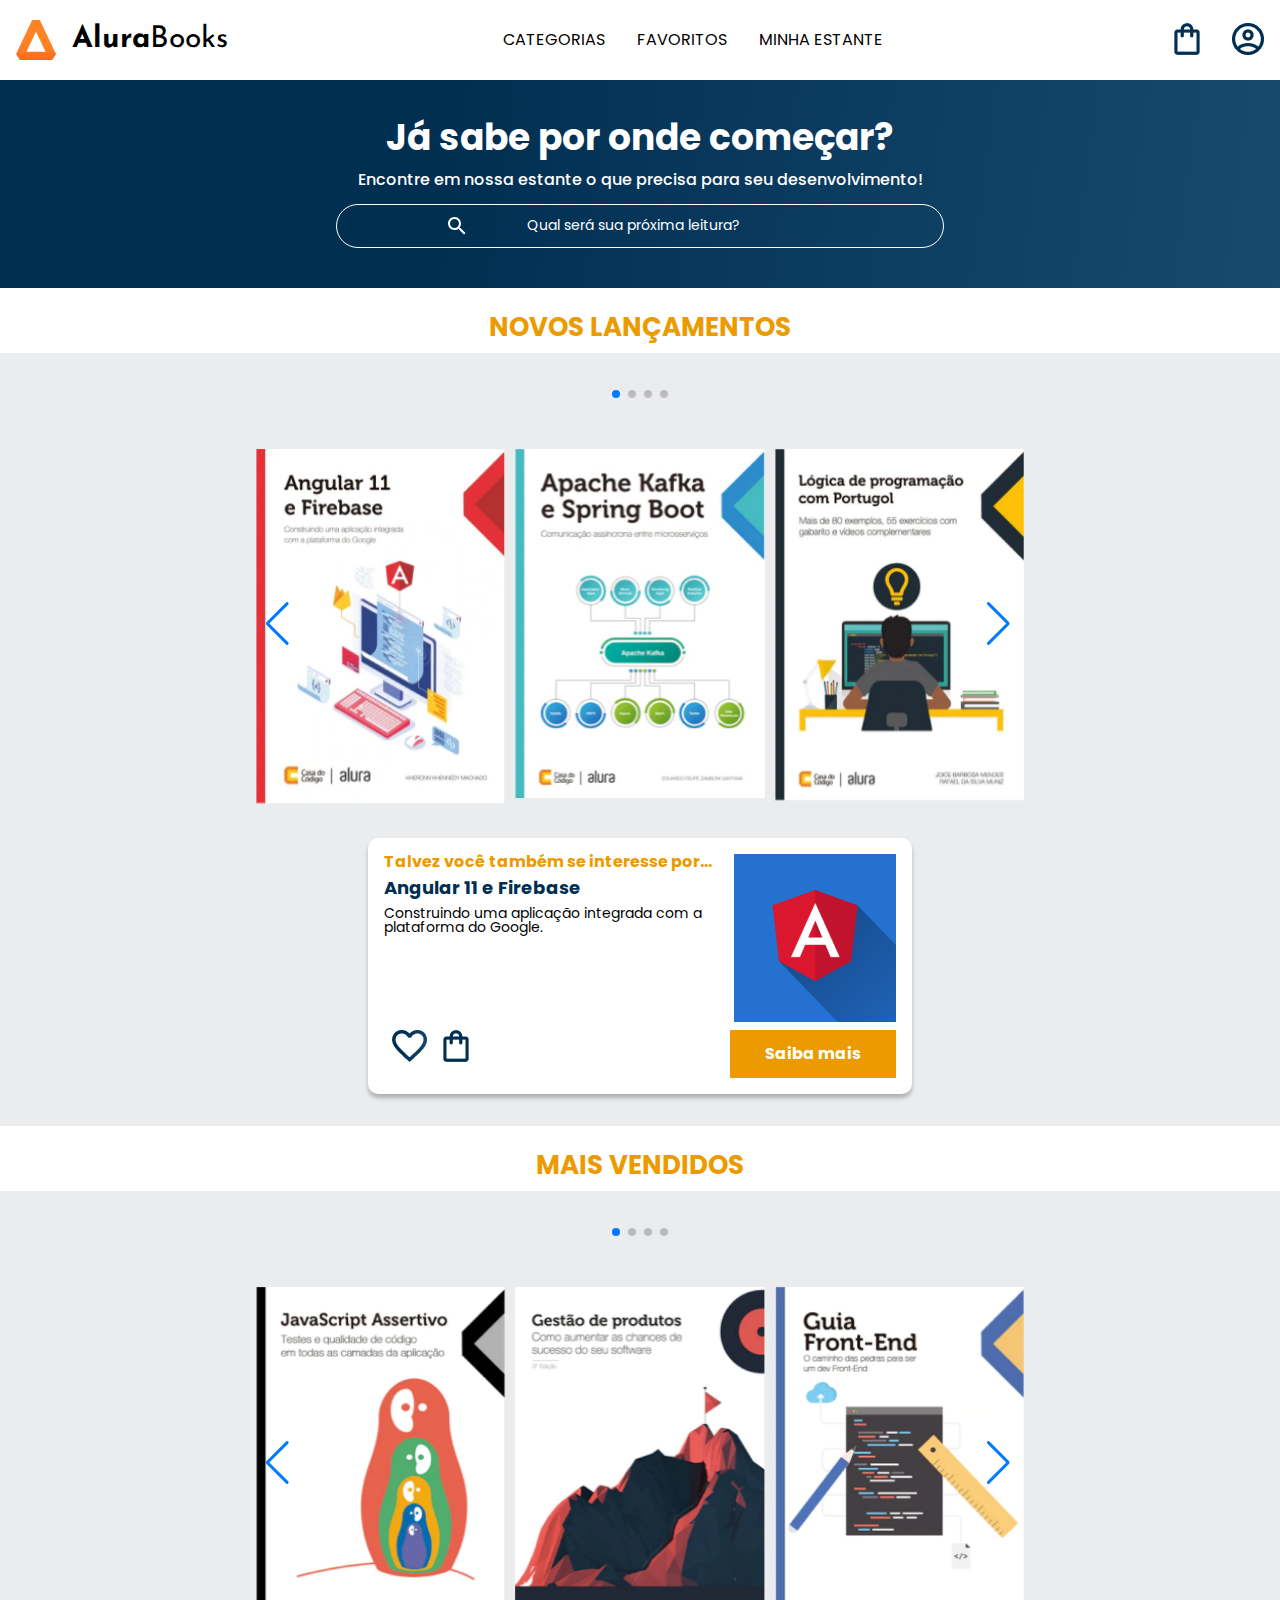
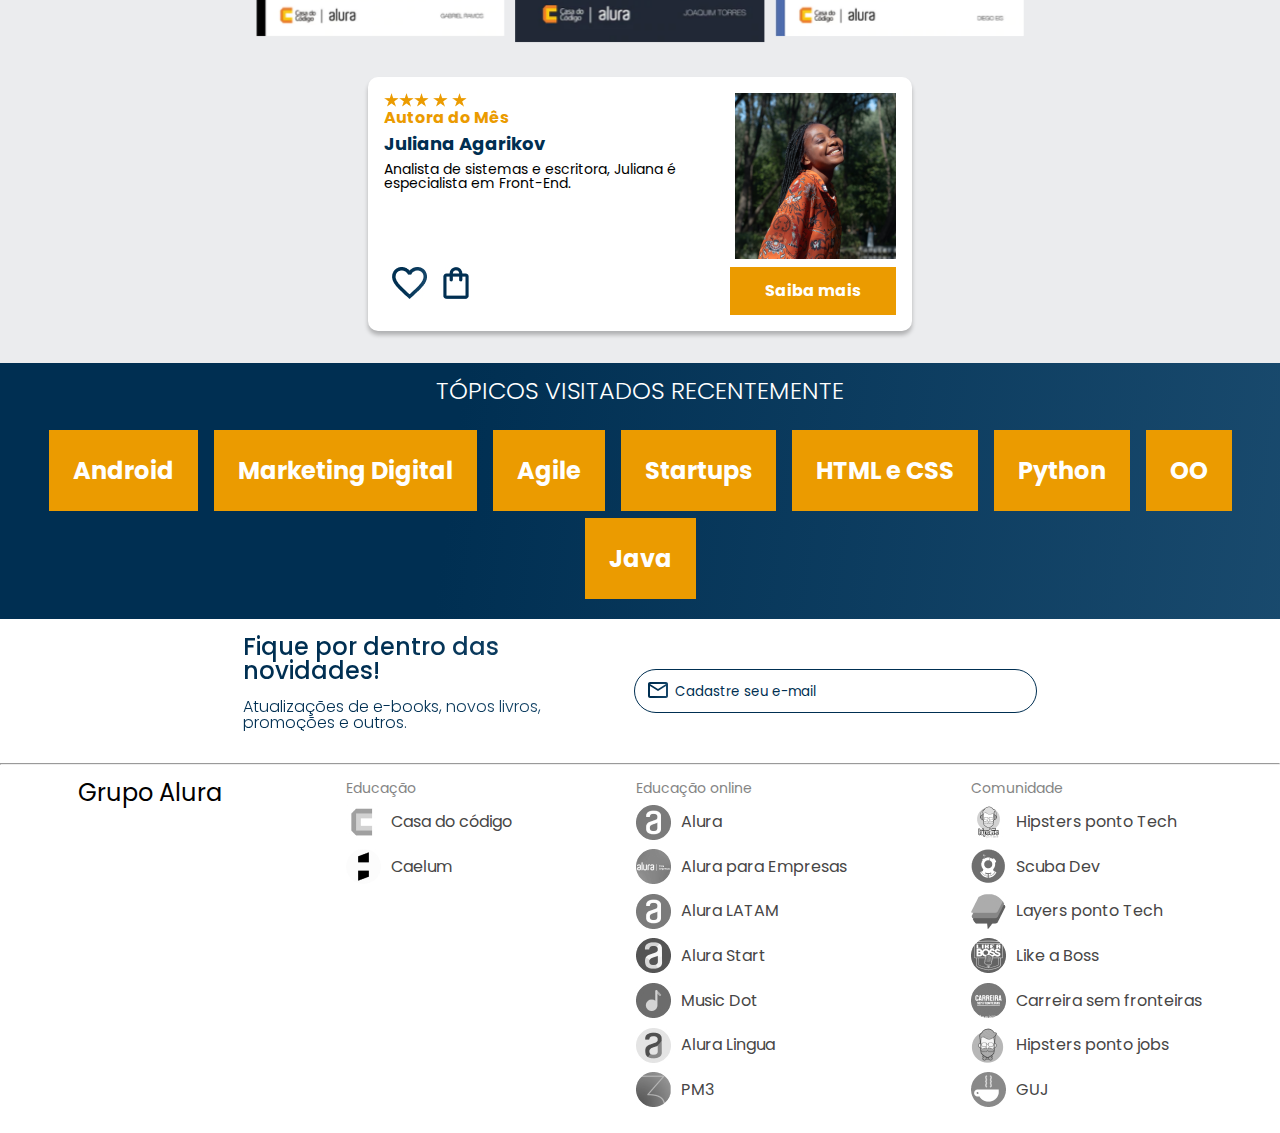
<file: index.html>
<!DOCTYPE html>
<html>

<head>
    <meta charset="UTF-8">
    <meta name="viewport" content="width=device-width, initial-scale=1.0">
    <title>AluraBooks</title>
    <link rel="stylesheet" href="reset.css">
    <link rel="preconnect" href="https://fonts.googleapis.com">
    <link rel="preconnect" href="https://fonts.gstatic.com" crossorigin>
    <link href="https://fonts.googleapis.com/css2?family=Poppins:wght@300;400;500;700&display=swap" rel="stylesheet">
    <link rel="stylesheet" href="https://unpkg.com/swiper@8/swiper-bundle.min.css" />
    <link href="https://fonts.googleapis.com/css2?family=Josefin+Sans:wght@400;700&display=swap" rel="stylesheet">
    <link rel="stylesheet" href="mobile.css">
</head>

<body>
    <header class="cabeçalho">
        <div class="container">
            <input type="checkbox" id="menu" class="container__botao">
            <label for="menu" class="container__rotulo">
                <span class="cabeçalho__menu-hamburguer container__imagem"></span>
            </label>
            <ul class="lista-menu">
                <li class="lista-menu__titulo">Categorias</li>
                <li class="lista-menu__item">
                    <a href="#" class="lista-menu__link">Programação</a>
                </li>
                <li class="lista-menu__item">
                    <a href="#" class="lista-menu__link">Front-end</a>
                </li>
                <li class="lista-menu__item">
                    <a href="#" class="lista-menu__link">Infraestrutura</a>
                </li>
                <li class="lista-menu__item">
                    <a href="#" class="lista-menu__link">Business</a>
                </li>
                <li class="lista-menu__item">
                    <a href="#" class="lista-menu__link">Design & UX</a>
                </li>
            </ul>
            <img src="img/triangulo.jpg" alt="Logo da Alurabooks" class="container__imagem">
            <h1 class="container__titulo"><b class="container__titulo--negrito">Alura</b>Books</h1>
        </div>

        <ul class="opções">
            <input type="checkbox" id="opções-menu" class="opções__botão">
            <label for="opções-menu" class="opções__rotulo">
                <li class="opções__item">Categorias</li>
            </label>

            <ul class="lista-menu">
                <li class="lista-menu__item">
                    <a href="#" class="lista-menu__link">Programação</a>
                </li>
                <li class="lista-menu__item">
                    <a href="#" class="lista-menu__link">Front-end</a>
                </li>
                <li class="lista-menu__item">
                    <a href="#" class="lista-menu__link">Infraestrutura</a>
                </li>
                <li class="lista-menu__item">
                    <a href="#" class="lista-menu__link">Business</a>
                </li>
                <li class="lista-menu__item">
                    <a href="#" class="lista-menu__link">Design & UX</a>
                </li>
            </ul>

            <li class="opções__item"><a href="#" class="opções__link">Favoritos</a></li>
            <li class="opções__item"><a href="#" class="opções__link">Minha estante</a></li>
        </ul>

        <div class="container">
            <a href="#"><img src="img/coração.jpg" alt="Meus favoritos"
                    class="container__imagem container__imagem-transparente"></a>
            <a href="#" class="container__link">
                <img src="img/Compras.jpg" alt="Carrinhos de compras" class="container__imagem">
                <p class="container__texto">Minha sacola</p>
            </a>
            <a href="#" class="container__link">
                <img src="img/Usuario.jpg" alt="Meu perfil" class="container__imagem">
                <p class="container__texto">Meu perfil</p>
            </a>
        </div>
    </header>
    <section class="banner">
        <h2 class="banner__titulo">Já sabe por onde começar?</h2>
        <p class="banner__texto">Encontre em nossa estante o que precisa para seu desenvolvimento!</p>
        <input type="search" class="banner__pesquisa" placeholder="Qual será sua próxima leitura?">
    </section>
    <section class="carrossel">
        <h2 class="carrossel__titulo">Novos lançamentos</h2>
        <!-- Slider main container -->
        <div class="carrossel__container">
            <div class="swiper">
                <!-- Additional required wrapper -->
                <!-- If we need pagination -->
                <div class="swiper-pagination"></div>

                <div class="swiper-wrapper">
                    <!-- Slides -->
                    <div class="swiper-slide"><img src="img/livro6.png"
                            alt="Livro sobre apache kafka e spring boot da alura books"></div>
                    <div class="swiper-slide"><img src="img/livro7.jpg"
                            alt="Livro sobre liderança em design da alura books"></div>
                    <div class="swiper-slide"><img src="img/livro8.png"
                            alt="Livro sobre javascript assertivo da alurabooks"></div>
                    <div class="swiper-slide"><img src="img/livro9.png" alt="Livro Guia front end"></div>
                    <div class="swiper-slide"><img src="img/livro3.png" alt="Livro sobre portugol"></div>
                    <div class="swiper-slide"><img src="img/livro1.png" alt="livro sobre acessibilidade"></div>
                </div>

                <!-- If we need navigation buttons -->
                <div class="swiper-button-prev"></div>
                <div class="swiper-button-next"></div>
            </div>

            <div class="card">
                <!-- 1º linha -->
                <div class="card__descrição">
                    <!-- 1º coluna -->
                    <div class="descrição">
                        <h3 class="descrição__titulo">Talvez você também se interesse por...</h3>
                        <h2 class="descrição__titulo-livro">Angular 11 e Firebase</h2>
                        <p class="descrição__texto">Construindo uma aplicação integrada com a plataforma do Google.</p>
                    </div>
                    <!-- 2º coluna -->
                    <img src="img/logo-angular.jpg" class="descrição__imagem">
                </div>

                <!-- 2º linha -->
                <div class="card__botões">
                    <!-- 1º coluna -->
                    <ul class="botões">
                        <li class="botões__item"><img src="img/coração.jpg" alt="Favoritar livro"></li>
                        <li class="botões__item"><img src="img/Compras.jpg" alt="Adicionar no carrinho de compras"></li>
                    </ul>
                    <!-- 2º coluna -->
                    <a href="#" class="botões__ancora">Saiba mais</a>
                </div>
            </div>
        </div>
    </section>

    <section class="carrossel">
        <h2 class="carrossel__titulo">Mais vendidos</h2>
        <!-- Slider main container -->
        <div class="carrossel__container">
            <div class="swiper">
                <!-- Additional required wrapper -->
                <!-- If we need pagination -->
                <div class="swiper-pagination"></div>

                <div class="swiper-wrapper">
                    <!-- Slides -->
                    <div class="swiper-slide"><img src="img/livro1.png"
                            alt="Livro sobre apache kafka e spring boot da alura books"></div>
                    <div class="swiper-slide"><img src="img/livro2.png"
                            alt="Livro sobre liderança em design da alura books"></div>
                    <div class="swiper-slide"><img src="img/livro3.png"
                            alt="Livro sobre javascript assertivo da alurabooks"></div>
                    <div class="swiper-slide"><img src="img/livro4.png" alt="Livro Guia front end"></div>
                    <div class="swiper-slide"><img src="img/livro5.png" alt="Livro sobre portugol"></div>
                    <div class="swiper-slide"><img src="img/livro6.png" alt="livro sobre acessibilidade"></div>
                </div>

                <!-- If we need navigation buttons -->
                <div class="swiper-button-prev"></div>
                <div class="swiper-button-next"></div>
            </div>

            <div class="card">
                <!-- 1º linha -->
                <div class="card__descrição">
                    <!-- 1º coluna -->
                    <div class="descrição">
                        <img src="img/estrela.png" alt="Avaliação 5 estrelas"><img src="img/estrela.png"><img src="img/estrela.png"> <img src="img/estrela.png"> <img src="img/estrela.png">  
                        <h3 class="descrição__titulo">Autora do Mês</h3>
                        <h2 class="descrição__titulo-livro">Juliana Agarikov</h2>
                        <p class="descrição__texto">Analista de sistemas e escritora, Juliana é especialista em
                            Front-End.
                        </p>
                    </div>
                    <!-- 2º coluna -->
                    <img src="img/pessoal.png" class="descrição__imagem">
                </div>

                <!-- 2º linha -->
                <div class="card__botões">
                    <!-- 1º coluna -->
                    <ul class="botões">
                        <li class="botões__item"><img src="img/coração.jpg" alt="Favoritar livro"></li>
                        <li class="botões__item"><img src="img/Compras.jpg" alt="Adicionar no carrinho de compras"></li>
                    </ul>
                    <!-- 2º coluna -->
                    <a href="#" class="botões__ancora">Saiba mais</a>
                </div>
            </div>
        </div>
    </section>

    <section class="tópicos">
        <h2 class="tópicos__titulo">TÓPICOS VISITADOS RECENTEMENTE</h2>
        <ul class="tópicos__lista">
            <li class="tópicos__item">
                <a href="#" class="tópicos__link">Android</a>
            </li>
            <li class="tópicos__item">
                <a href="#" class="tópicos__link">Marketing Digital</a>
            </li>
            <li class="tópicos__item">
                <a href="#" class="tópicos__link">Agile</a>
            </li>
            <li class="tópicos__item">
                <a href="#" class="tópicos__link">Startups</a>
            </li>
            <li class="tópicos__item">
                <a href="#" class="tópicos__link">HTML e CSS</a>
            </li>
            <li class="tópicos__item">
                <a href="#" class="tópicos__link">Python</a>
            </li>
            <li class="tópicos__item">
                <a href="#" class="tópicos__link">OO</a>
            </li>
            <li class="tópicos__item">
                <a href="#" class="tópicos__link">Java</a>
            </li>
        </ul>
    </section>

    <section class="contato">
        <div class="contato__descrição">
            <h2 class="contato__titulo">Fique por dentro das novidades!</h2>
            <p class="contato__texto">Atualizações de e-books, novos livros, promoções e outros.</p>
        </div>
        <input type="email" placeholder="Cadastre seu e-mail" class="contato__email">
    </section>

    <hr />

    <footer class="rodapé">
        <h2 class="rodapé__titulo">Grupo Alura</h2>
        <ul class="lista-rodapé">
            <li class="lista-rodapé__titulo">Educação</li>
            <li class="lista-rodapé__item">
                <img src="img/CasaDoCodigo.jpg" alt="Logo da casa do código">
                <a href="#" class="lista-rodapé__link">Casa do código</a>
            </li>
            <li class="lista-rodapé__item">
                <img src="img/Caelum.jpg" alt="Logo da caelum">
                <a href="#" class="lista-rodapé__link">Caelum</a>
            </li>
        </ul>

        <ul class="lista-rodapé">
            <li class="lista-rodapé__titulo">Educação online</li>
            <li class="lista-rodapé__item">
                <img src="img/Alura.jpg" alt="Logo da Alura">
                <a href="#" class="lista-rodapé__link">Alura</a>
            </li>
            <li class="lista-rodapé__item">
                <img src="img/AluraEmpresas.jpg" alt="Logo da Alura para Empresas">
                <a href="#" class="lista-rodapé__link">Alura para Empresas</a>
            </li>
            <li class="lista-rodapé__item">
                <img src="img/AluraLATAM.jpg" alt="Logo da Alura Latam">
                <a href="#" class="lista-rodapé__link">Alura LATAM</a>
            </li>
            <li class="lista-rodapé__item">
                <img src="img/AluraStart.jpg" alt="Logo da Alura START">
                <a href="#" class="lista-rodapé__link">Alura Start</a>
            </li>
            <li class="lista-rodapé__item">
                <img src="img/MusicDot.jpg" alt="Logo da Music Dot">
                <a href="#" class="lista-rodapé__link">Music Dot</a>
            </li>
            <li class="lista-rodapé__item">
                <img src="img/AluraLingua.jpg" alt="Logo da Alura Lingua">
                <a href="#" class="lista-rodapé__link">Alura Lingua</a>
            </li>
            <li class="lista-rodapé__item">
                <img src="img/PM3.jpg" alt="Logo da PM3">
                <a href="#" class="lista-rodapé__link">PM3</a>
            </li>
        </ul>

        <ul class="lista-rodapé">
            <li class="lista-rodapé__titulo">Comunidade</li>
            <li class="lista-rodapé__item">
                <img src="img/HipstersTech.jpg" alt="Logo do Hipsters ponto Tech">
                <a href="#" class="lista-rodapé__link">Hipsters ponto Tech</a>
            </li>
            <li class="lista-rodapé__item">
                <img src="img/ScubaDev.jpg" alt="Logo do Scuba Dev">
                <a href="#" class="lista-rodapé__link">Scuba Dev</a>
            </li>
            <li class="lista-rodapé__item">
                <img src="img/LayersTech.jpg" alt="Logo do Layers ponto Tech">
                <a href="#" class="lista-rodapé__link">Layers ponto Tech</a>
            </li>
            <li class="lista-rodapé__item">
                <img src="img/LikeABoss.jpg" alt="Logo do Like a Boss">
                <a href="#" class="lista-rodapé__link">Like a Boss</a>
            </li>
            <li class="lista-rodapé__item">
                <img src="img/CarreiraSemFronteira.jpg" alt="Logo do Carreira sem fronteiras">
                <a href="#" class="lista-rodapé__link">Carreira sem fronteiras</a>
            </li>
            <li class="lista-rodapé__item">
                <img src="img/HipstersJobs.jpg" alt="Logo do Hipsters ponto jobs">
                <a href="#" class="lista-rodapé__link">Hipsters ponto jobs</a>
            </li>
            <li class="lista-rodapé__item">
                <img src="img/GUJ.jpg" alt="Logo do GUJ">
                <a href="#" class="lista-rodapé__link">GUJ</a>
            </li>
        </ul>
    </footer>

    <script src="https://unpkg.com/swiper@8/swiper-bundle.min.js"></script>
    <script>
        const swiper = new Swiper('.swiper', {
            spaceBetween: 10,
            slidesPerView: 3,
            pagination: {
                el: '.swiper-pagination',
                type: 'bullets',
            },
        });
    </script>
</body>

</html>
</file>
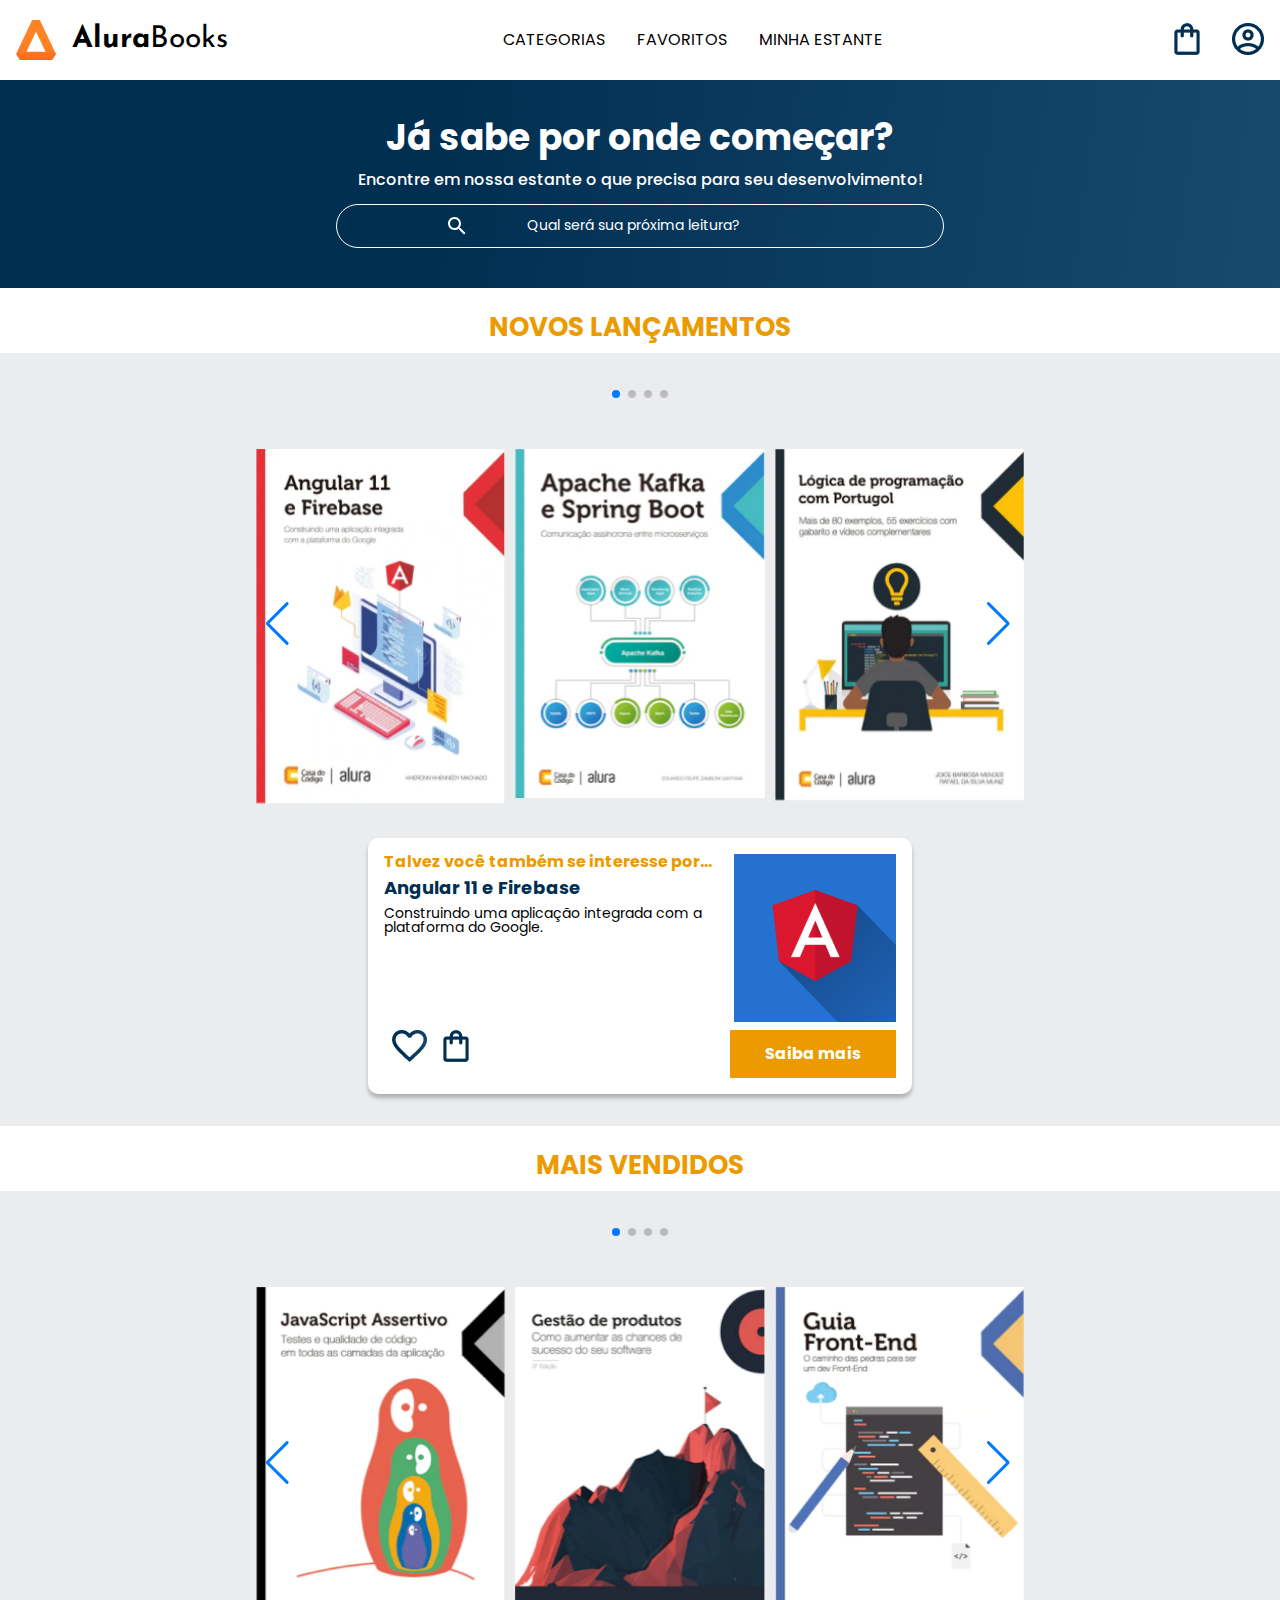
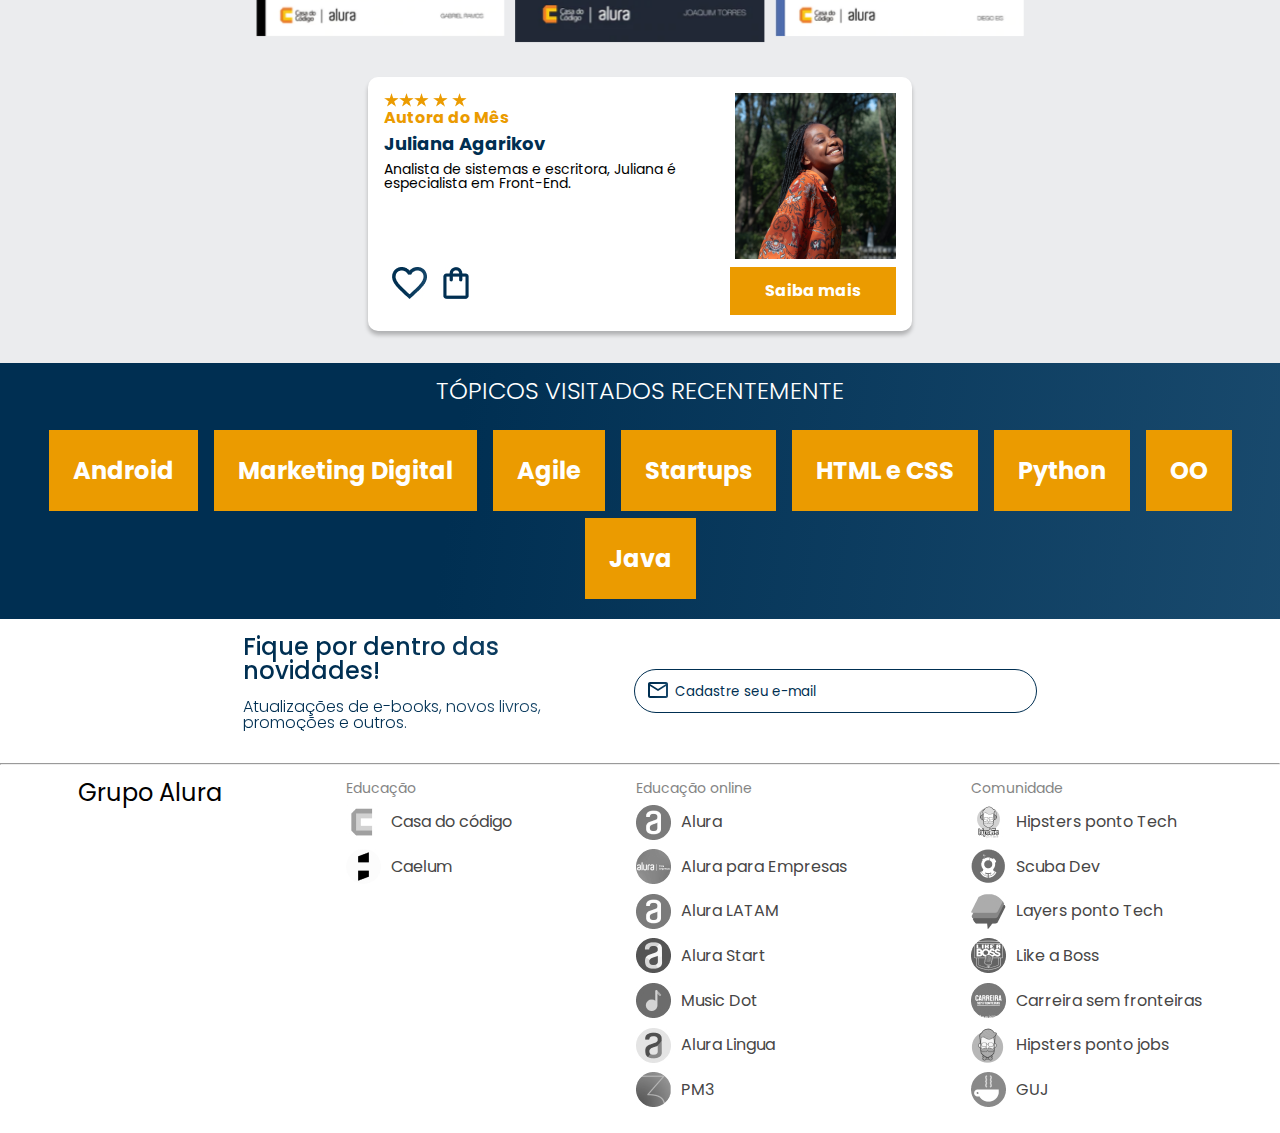
<file: mobile.html>
<!DOCTYPE html>
<html>

<head>
    <meta charset="UTF-8">
    <meta name="viewport" content="width=device-width, initial-scale=1.0">
    <title>AluraBooks</title>
    <link rel="stylesheet" href="reset.css">
    <link rel="preconnect" href="https://fonts.googleapis.com">
    <link rel="preconnect" href="https://fonts.gstatic.com" crossorigin>
    <link href="https://fonts.googleapis.com/css2?family=Poppins:wght@300;400;500;700&display=swap" rel="stylesheet">
    <link rel="stylesheet" href="https://unpkg.com/swiper@8/swiper-bundle.min.css" />
    <link href="https://fonts.googleapis.com/css2?family=Josefin+Sans:wght@400;700&display=swap" rel="stylesheet">
    <link rel="stylesheet" href="mobile.css">
</head>

<body>
    <header class="cabeçalho">
        <div class="container">
            <input type="checkbox" id="menu" class="container__botao">
            <label for="menu" class="container__rotulo">
                <span class="cabeçalho__menu-hamburguer container__imagem"></span>
            </label>
            <ul class="lista-menu">
                <li class="lista-menu__titulo">Categorias</li>
                <li class="lista-menu__item">
                    <a href="#" class="lista-menu__link">Programação</a>
                </li>
                <li class="lista-menu__item">
                    <a href="#" class="lista-menu__link">Front-end</a>
                </li>
                <li class="lista-menu__item">
                    <a href="#" class="lista-menu__link">Infraestrutura</a>
                </li>
                <li class="lista-menu__item">
                    <a href="#" class="lista-menu__link">Business</a>
                </li>
                <li class="lista-menu__item">
                    <a href="#" class="lista-menu__link">Design & UX</a>
                </li>
            </ul>
            <img src="img/triangulo.jpg" alt="Logo da Alurabooks" class="container__imagem">
            <h1 class="container__titulo"><b class="container__titulo--negrito">Alura</b>Books</h1>
        </div>

        <ul class="opções">
            <input type="checkbox" id="opções-menu" class="opções__botão">
            <label for="opções-menu" class="opções__rotulo">
                <li class="opções__item">Categorias</li>
            </label>

            <ul class="lista-menu">
                <li class="lista-menu__item">
                    <a href="#" class="lista-menu__link">Programação</a>
                </li>
                <li class="lista-menu__item">
                    <a href="#" class="lista-menu__link">Front-end</a>
                </li>
                <li class="lista-menu__item">
                    <a href="#" class="lista-menu__link">Infraestrutura</a>
                </li>
                <li class="lista-menu__item">
                    <a href="#" class="lista-menu__link">Business</a>
                </li>
                <li class="lista-menu__item">
                    <a href="#" class="lista-menu__link">Design & UX</a>
                </li>
            </ul>

            <li class="opções__item"><a href="#" class="opções__link">Favoritos</a></li>
            <li class="opções__item"><a href="#" class="opções__link">Minha estante</a></li>
        </ul>

        <div class="container">
            <a href="#"><img src="img/coração.jpg" alt="Meus favoritos"
                    class="container__imagem container__imagem-transparente"></a>
            <a href="#" class="container__link">
                <img src="img/Compras.jpg" alt="Carrinhos de compras" class="container__imagem">
                <p class="container__texto">Minha sacola</p>
            </a>
            <a href="#" class="container__link">
                <img src="img/Usuario.jpg" alt="Meu perfil" class="container__imagem">
                <p class="container__texto">Meu perfil</p>
            </a>
        </div>
    </header>
    <section class="banner">
        <h2 class="banner__titulo">Já sabe por onde começar?</h2>
        <p class="banner__texto">Encontre em nossa estante o que precisa para seu desenvolvimento!</p>
        <input type="search" class="banner__pesquisa" placeholder="Qual será sua próxima leitura?">
    </section>
    <section class="carrossel">
        <h2 class="carrossel__titulo">Novos lançamentos</h2>
        <!-- Slider main container -->
        <div class="carrossel__container">
            <div class="swiper">
                <!-- Additional required wrapper -->
                <!-- If we need pagination -->
                <div class="swiper-pagination"></div>

                <div class="swiper-wrapper">
                    <!-- Slides -->
                    <div class="swiper-slide"><img src="img/livro6.png"
                            alt="Livro sobre apache kafka e spring boot da alura books"></div>
                    <div class="swiper-slide"><img src="img/livro7.jpg"
                            alt="Livro sobre liderança em design da alura books"></div>
                    <div class="swiper-slide"><img src="img/livro8.png"
                            alt="Livro sobre javascript assertivo da alurabooks"></div>
                    <div class="swiper-slide"><img src="img/livro9.png" alt="Livro Guia front end"></div>
                    <div class="swiper-slide"><img src="img/livro3.png" alt="Livro sobre portugol"></div>
                    <div class="swiper-slide"><img src="img/livro1.png" alt="livro sobre acessibilidade"></div>
                </div>

                <!-- If we need navigation buttons -->
                <div class="swiper-button-prev"></div>
                <div class="swiper-button-next"></div>
            </div>

            <div class="card">
                <!-- 1º linha -->
                <div class="card__descrição">
                    <!-- 1º coluna -->
                    <div class="descrição">
                        <h3 class="descrição__titulo">Talvez você também se interesse por...</h3>
                        <h2 class="descrição__titulo-livro">Angular 11 e Firebase</h2>
                        <p class="descrição__texto">Construindo uma aplicação integrada com a plataforma do Google.</p>
                    </div>
                    <!-- 2º coluna -->
                    <img src="img/logo-angular.jpg" class="descrição__imagem">
                </div>

                <!-- 2º linha -->
                <div class="card__botões">
                    <!-- 1º coluna -->
                    <ul class="botões">
                        <li class="botões__item"><img src="img/coração.jpg" alt="Favoritar livro"></li>
                        <li class="botões__item"><img src="img/Compras.jpg" alt="Adicionar no carrinho de compras"></li>
                    </ul>
                    <!-- 2º coluna -->
                    <a href="#" class="botões__ancora">Saiba mais</a>
                </div>
            </div>
        </div>
    </section>

    <section class="carrossel">
        <h2 class="carrossel__titulo">Mais vendidos</h2>
        <!-- Slider main container -->
        <div class="carrossel__container">
            <div class="swiper">
                <!-- Additional required wrapper -->
                <!-- If we need pagination -->
                <div class="swiper-pagination"></div>

                <div class="swiper-wrapper">
                    <!-- Slides -->
                    <div class="swiper-slide"><img src="img/livro1.png"
                            alt="Livro sobre apache kafka e spring boot da alura books"></div>
                    <div class="swiper-slide"><img src="img/livro2.png"
                            alt="Livro sobre liderança em design da alura books"></div>
                    <div class="swiper-slide"><img src="img/livro3.png"
                            alt="Livro sobre javascript assertivo da alurabooks"></div>
                    <div class="swiper-slide"><img src="img/livro4.png" alt="Livro Guia front end"></div>
                    <div class="swiper-slide"><img src="img/livro5.png" alt="Livro sobre portugol"></div>
                    <div class="swiper-slide"><img src="img/livro6.png" alt="livro sobre acessibilidade"></div>
                </div>

                <!-- If we need navigation buttons -->
                <div class="swiper-button-prev"></div>
                <div class="swiper-button-next"></div>
            </div>

            <div class="card">
                <!-- 1º linha -->
                <div class="card__descrição">
                    <!-- 1º coluna -->
                    <div class="descrição">
                        <img src="img/estrela.png" alt="Avaliação 5 estrelas"><img src="img/estrela.png"><img src="img/estrela.png"> <img src="img/estrela.png"> <img src="img/estrela.png">  
                        <h3 class="descrição__titulo">Autora do Mês</h3>
                        <h2 class="descrição__titulo-livro">Juliana Agarikov</h2>
                        <p class="descrição__texto">Analista de sistemas e escritora, Juliana é especialista em
                            Front-End.
                        </p>
                    </div>
                    <!-- 2º coluna -->
                    <img src="img/pessoal.png" class="descrição__imagem">
                </div>

                <!-- 2º linha -->
                <div class="card__botões">
                    <!-- 1º coluna -->
                    <ul class="botões">
                        <li class="botões__item"><img src="img/coração.jpg" alt="Favoritar livro"></li>
                        <li class="botões__item"><img src="img/Compras.jpg" alt="Adicionar no carrinho de compras"></li>
                    </ul>
                    <!-- 2º coluna -->
                    <a href="#" class="botões__ancora">Saiba mais</a>
                </div>
            </div>
        </div>
    </section>

    <section class="tópicos">
        <h2 class="tópicos__titulo">TÓPICOS VISITADOS RECENTEMENTE</h2>
        <ul class="tópicos__lista">
            <li class="tópicos__item">
                <a href="#" class="tópicos__link">Android</a>
            </li>
            <li class="tópicos__item">
                <a href="#" class="tópicos__link">Marketing Digital</a>
            </li>
            <li class="tópicos__item">
                <a href="#" class="tópicos__link">Agile</a>
            </li>
            <li class="tópicos__item">
                <a href="#" class="tópicos__link">Startups</a>
            </li>
            <li class="tópicos__item">
                <a href="#" class="tópicos__link">HTML e CSS</a>
            </li>
            <li class="tópicos__item">
                <a href="#" class="tópicos__link">Python</a>
            </li>
            <li class="tópicos__item">
                <a href="#" class="tópicos__link">OO</a>
            </li>
            <li class="tópicos__item">
                <a href="#" class="tópicos__link">Java</a>
            </li>
        </ul>
    </section>

    <section class="contato">
        <div class="contato__descrição">
            <h2 class="contato__titulo">Fique por dentro das novidades!</h2>
            <p class="contato__texto">Atualizações de e-books, novos livros, promoções e outros.</p>
        </div>
        <input type="email" placeholder="Cadastre seu e-mail" class="contato__email">
    </section>

    <hr />

    <footer class="rodapé">
        <h2 class="rodapé__titulo">Grupo Alura</h2>
        <ul class="lista-rodapé">
            <li class="lista-rodapé__titulo">Educação</li>
            <li class="lista-rodapé__item">
                <img src="img/CasaDoCodigo.jpg" alt="Logo da casa do código">
                <a href="#" class="lista-rodapé__link">Casa do código</a>
            </li>
            <li class="lista-rodapé__item">
                <img src="img/Caelum.jpg" alt="Logo da caelum">
                <a href="#" class="lista-rodapé__link">Caelum</a>
            </li>
        </ul>

        <ul class="lista-rodapé">
            <li class="lista-rodapé__titulo">Educação online</li>
            <li class="lista-rodapé__item">
                <img src="img/Alura.jpg" alt="Logo da Alura">
                <a href="#" class="lista-rodapé__link">Alura</a>
            </li>
            <li class="lista-rodapé__item">
                <img src="img/AluraEmpresas.jpg" alt="Logo da Alura para Empresas">
                <a href="#" class="lista-rodapé__link">Alura para Empresas</a>
            </li>
            <li class="lista-rodapé__item">
                <img src="img/AluraLATAM.jpg" alt="Logo da Alura Latam">
                <a href="#" class="lista-rodapé__link">Alura LATAM</a>
            </li>
            <li class="lista-rodapé__item">
                <img src="img/AluraStart.jpg" alt="Logo da Alura START">
                <a href="#" class="lista-rodapé__link">Alura Start</a>
            </li>
            <li class="lista-rodapé__item">
                <img src="img/MusicDot.jpg" alt="Logo da Music Dot">
                <a href="#" class="lista-rodapé__link">Music Dot</a>
            </li>
            <li class="lista-rodapé__item">
                <img src="img/AluraLingua.jpg" alt="Logo da Alura Lingua">
                <a href="#" class="lista-rodapé__link">Alura Lingua</a>
            </li>
            <li class="lista-rodapé__item">
                <img src="img/PM3.jpg" alt="Logo da PM3">
                <a href="#" class="lista-rodapé__link">PM3</a>
            </li>
        </ul>

        <ul class="lista-rodapé">
            <li class="lista-rodapé__titulo">Comunidade</li>
            <li class="lista-rodapé__item">
                <img src="img/HipstersTech.jpg" alt="Logo do Hipsters ponto Tech">
                <a href="#" class="lista-rodapé__link">Hipsters ponto Tech</a>
            </li>
            <li class="lista-rodapé__item">
                <img src="img/ScubaDev.jpg" alt="Logo do Scuba Dev">
                <a href="#" class="lista-rodapé__link">Scuba Dev</a>
            </li>
            <li class="lista-rodapé__item">
                <img src="img/LayersTech.jpg" alt="Logo do Layers ponto Tech">
                <a href="#" class="lista-rodapé__link">Layers ponto Tech</a>
            </li>
            <li class="lista-rodapé__item">
                <img src="img/LikeABoss.jpg" alt="Logo do Like a Boss">
                <a href="#" class="lista-rodapé__link">Like a Boss</a>
            </li>
            <li class="lista-rodapé__item">
                <img src="img/CarreiraSemFronteira.jpg" alt="Logo do Carreira sem fronteiras">
                <a href="#" class="lista-rodapé__link">Carreira sem fronteiras</a>
            </li>
            <li class="lista-rodapé__item">
                <img src="img/HipstersJobs.jpg" alt="Logo do Hipsters ponto jobs">
                <a href="#" class="lista-rodapé__link">Hipsters ponto jobs</a>
            </li>
            <li class="lista-rodapé__item">
                <img src="img/GUJ.jpg" alt="Logo do GUJ">
                <a href="#" class="lista-rodapé__link">GUJ</a>
            </li>
        </ul>
    </footer>

    <script src="https://unpkg.com/swiper@8/swiper-bundle.min.js"></script>
    <script>
        const swiper = new Swiper('.swiper', {
            spaceBetween: 10,
            slidesPerView: 3,
            pagination: {
                el: '.swiper-pagination',
                type: 'bullets',
            },
        });
    </script>
</body>

</html>
</file>
<file: mobile.css>
@import url(styles/banner.css);
@import url(styles/carrossel.css);
@import url(styles/contato.css);
@import url(styles/header.css);
@import url(styles/rodape.css);
@import url(styles/topicos.css);
:root {
    --cor-de-fundo: #EBECEE;
    --branco: #FFFFFF;
    --laranja: #EB9B00;
    --azul-degrade: linear-gradient(97.54deg, #002F52 35.49%, #326589 165.37%);
    --fonte-principal: "Poppins";
    --azul: #002F52;
    --fonte-secundario: "Josefin Sans";
    --preto: #000000;
    --cinza: #474646;
    --cinza-claro: #858585;
}

body {
    background-color: var(--cor-de-fundo);
    font-family: var(--fonte-principal);
    font-size: 16px;
    font-weight: 400;
}
</file>
